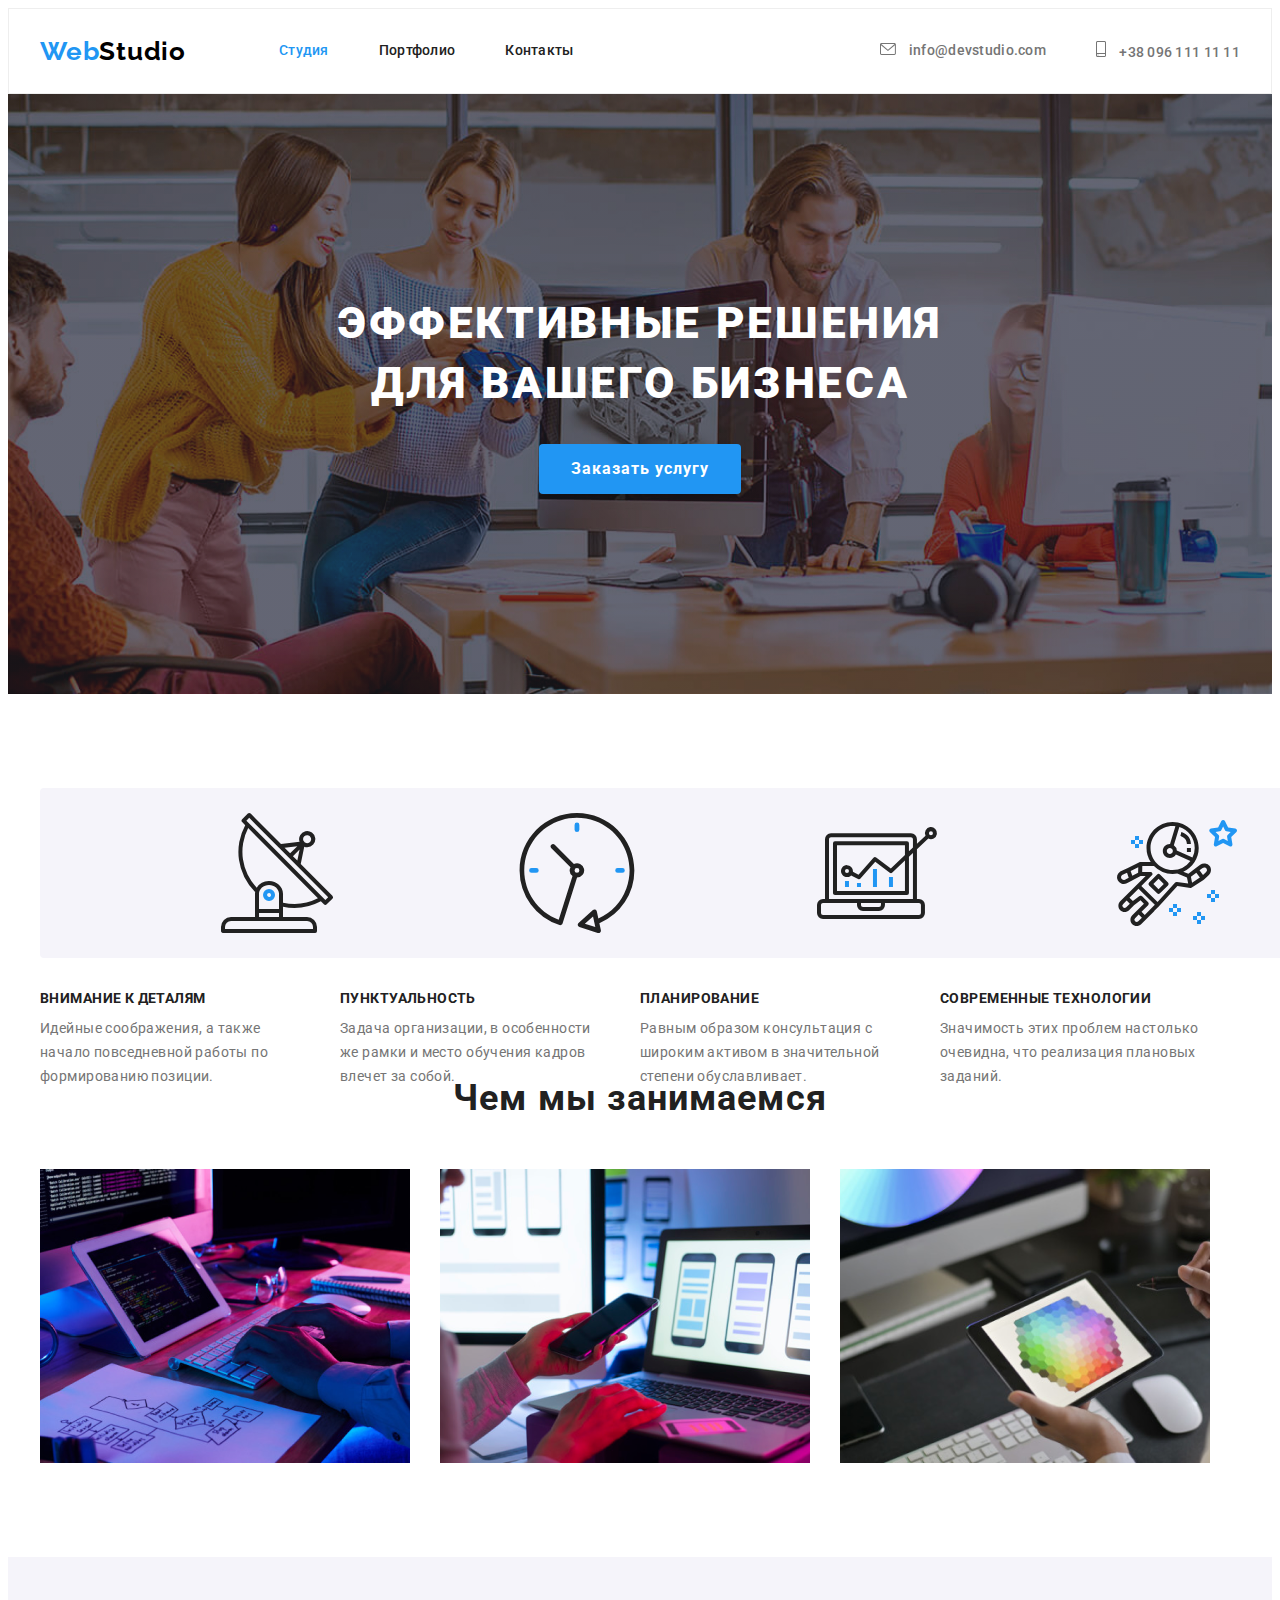
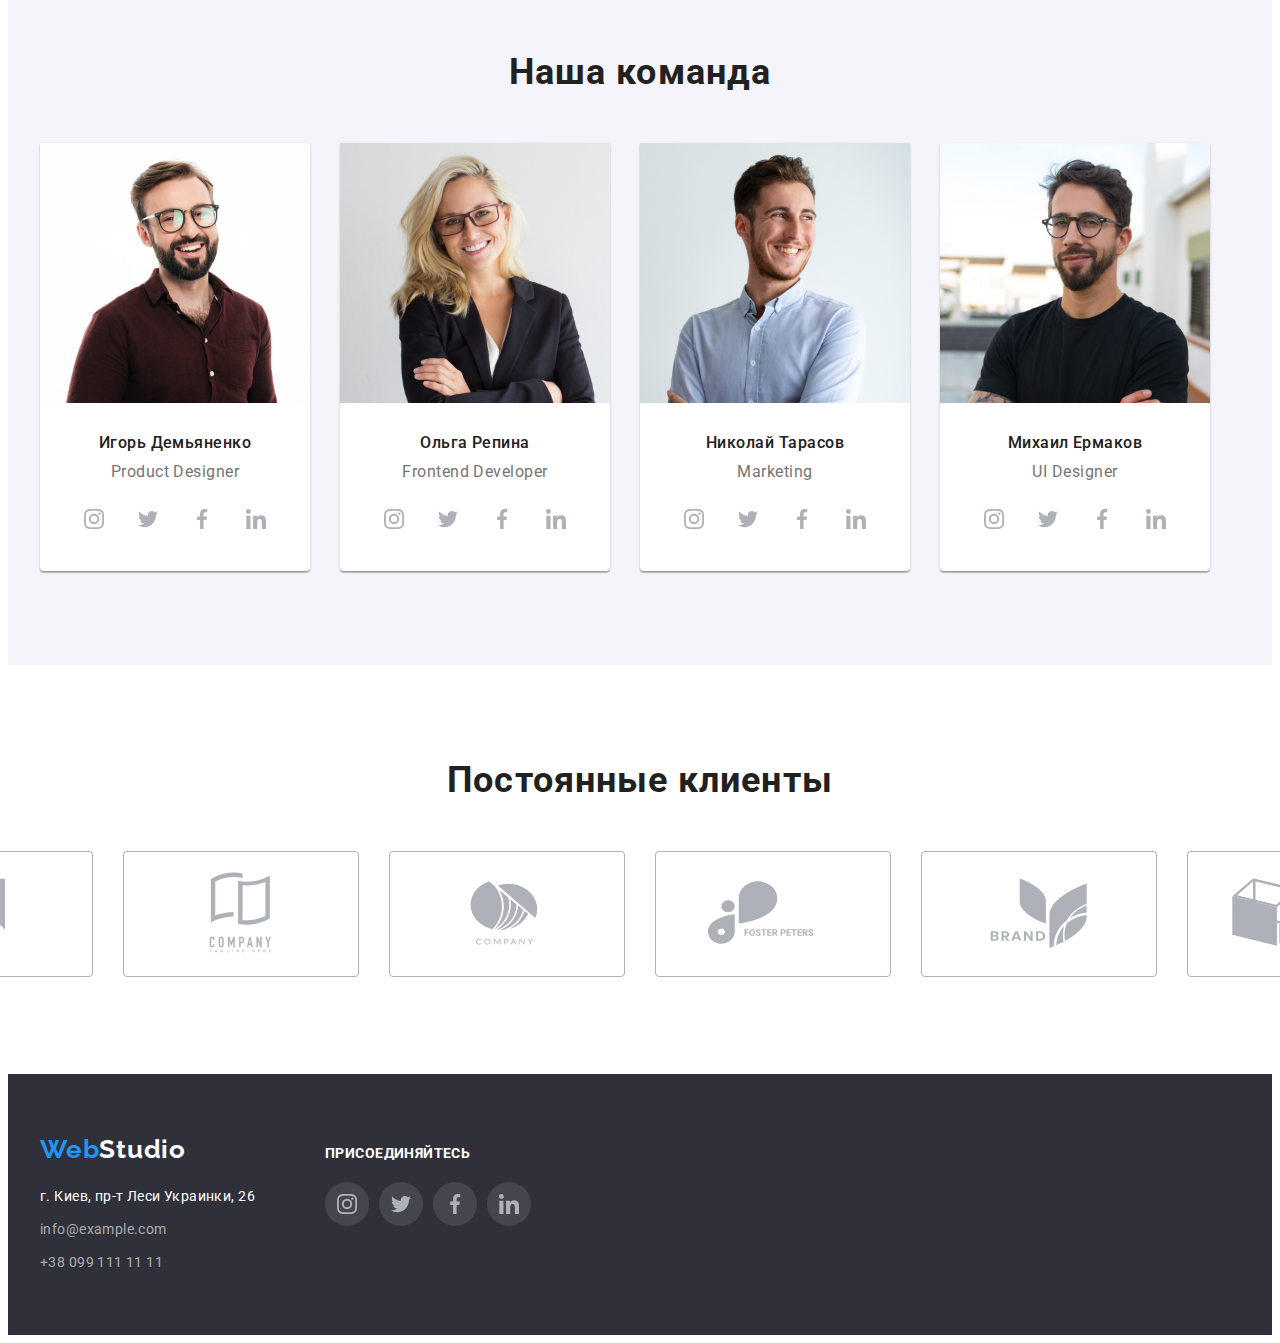
<file: index.html>
<!DOCTYPE html>
<html lang="ru">
<head>
    <meta charset="UTF-8">
    <meta http-equiv="X-UA-Compatible" content="IE=edge">
    <meta name="viewport" content="width=device-width, initial-scale=1.0">
    <title>Студия</title>
    <link rel="preconnect" href="https://fonts.googleapis.com">
    <link rel="preconnect" href="https://fonts.gstatic.com" crossorigin>
    <link href="https://fonts.googleapis.com/css2?family=Raleway:wght@700&family=Roboto:wght@400;500;700;900&display=swap"
        rel="stylesheet">
    <link rel="stylesheet" href="https://cdnjs.cloudflare.com/ajax/libs/modern-normalize/1.1.0/modern-normalize.min.css"
            integrity="sha512-wpPYUAdjBVSE4KJnH1VR1HeZfpl1ub8YT/NKx4PuQ5NmX2tKuGu6U/JRp5y+Y8XG2tV+wKQpNHVUX03MfMFn9Q=="
            crossorigin="anonymous" referrerpolicy="no-referrer" />
    <link rel="stylesheet" href="./css/styles.css">
</head>
<body>
    <!-- HEADER -->
    <header class="header">
       <div class="container header-container">
           <nav class="nav-header">
                <a class="link logo logo-header" href="./index.html" lang="en">
                <span class="logo-first-part">Web</span><span class="logo-second-part-theme-light">Studio</span>
                </a>
                <ul class="main-information-list list">
                    <li class="main-information-item">
                        <a class="main-information-link current link" href="./index.html">Студия</a>
                    </li>
                    <li class="main-information-item">
                        <a class="main-information-link link" href="./portfolio.html">Портфолио</a>
                    </li>
                    <li class="main-information-item">
                        <a class="main-information-link link" href="">Контакты</a>
                    </li>
                </ul>
            </nav>
            <ul class="contacts list">
                <li class="contact-item">
                    <a class="contact-mail contact-link link" href="mailto:info@devstudio.com">
                        <svg class="contact-icon" width="16" height="12">
                            <use href="./images/icons.svg#envelope">
                            </use>                       
                        </svg> 
                    info@devstudio.com 
                </a>
                </li>
                <li class="contact-item">
                    <a class="contact-number contact-link link" href="tel:+380961111111"> 
                        <svg class="contact-icon" width="10" height="16">
                            <use href="./images/icons.svg#smartphone">
                            </use>
                        </svg>
                        +38 096 111 11 11 </a>
                </li>
            </ul>
        </div>
    </header>
    <main>
        <!-- HERO -->
        <section class="hero">
            <div class="container">
                <h1 class="tittle"> Эффективные решения для вашего бизнеса </h1>
                <button class="modal-btn" type="button">Заказать услугу</button>
            </div>
        </section>
        <!-- ADVANTAGES -->
        <section class="section">
           <div class="container">
               <h2 class="visually-hidden"> Наши преимущества </h2>
            <ul class="advantages-list list">
                <li class="advantages-list-item">
                    <svg class="advantages-icons" width="270" height="120">
                        <use href="./images/icons.svg#antenna">
                        </use>
                    </svg>
                    <h3 class="advantages-item">Внимание к деталям</h3>
                    <p class="advantages-discription">Идейные соображения, а также начало повседневной работы по формированию
                        позиции.</p>
                </li>
                <li class="advantages-list-item">
                    <svg class="advantages-icons" width="270" height="120">
                        <use href="./images/icons.svg#clock">
                        </use>
                    </svg>
                    <h3 class="advantages-item">Пунктуальность</h3>
                    <p class="advantages-discription">Задача организации, в особенности же рамки и место обучения кадров влечет за
                        собой.</p>
                </li>
                <li class="advantages-list-item">
                    <svg class="advantages-icons" width="270" height="120">
                        <use href="./images/icons.svg#diagram">
                        </use>
                    </svg>
                    <h3 class="advantages-item">Планирование</h3>
                    <p class="advantages-discription">Равным образом консультация с широким активом в значительной степени
                        обуславливает.</p>
                </li>
                <li class="advantages-list-item">
                    <svg class="advantages-icons" width="270" height="120">
                        <use href="./images/icons.svg#astronaut">
                        </use>
                    </svg>
                    <h3 class="advantages-item">Современные технологии</h3>
                    <p class="advantages-discription">Значимость этих проблем настолько очевидна, что реализация плановых заданий.
                    </p>
                </li>
            </ul>
            </div>
            </section>
            <!-- ABOUT -->
            <section class="about section">
                <div class="container">
                    <h2 class="about-our-business">Чем мы занимаемся</h2>
                    <ul class="about-list list">
                        <li class="about-item"><img class="about-img" src="./images/business/business-img-1.png"
                                alt="сотрудник набирает текст" width="370" height="294">
                        </li>
                        <li class="about-item"><img class="about-img" src="./images/business/business-img-2.png"
                                alt="сотрудник выбирает макет" width="370" height="294">
                        </li>
                        <li class="about-item"><img class="about-img" src="./images/business/business-img-3.png"
                                alt="сотрудник выбирает цвет" width="370" height="294">
                        </li>
                    </ul>       
        </div>
        </section>
        <!-- EMPLOYEES -->
        <section class="employees section">
            <div class="container employees-container">
                <h2 class="our-employees">Наша команда</h2>
                <ul class="employees-list list">
                    <li class="employees-item">
                        <img class="employees-img" src="./images/employees/product_designer.jpg" alt="Игорь Демьяненко" width="270"
                            height="260">
                        <div class="employees-information">
                            <h3 class="employees-name">Игорь Демьяненко</h3>
                            <p class="employees-position" lang="en">Product Designer</p>
                            <ul class="socials-list list">
                                <li class="socials-item">
                                    <a class="socials-link link" href="" target="_blank" rel="noopener noreferrer" aria-label="иконка Instagram">
                                        <svg class="socials-icon" width="20" height="20">
                                            <use href="./images/icons.svg#instagram"></use>
                                        </svg>
                                    </a>
                                </li>
                                <li class="socials-item">
                                    <a class="socials-link link" href="" target="_blank" rel="noopener noreferrer" aria-label="иконка Twitter">
                                        <svg class="socials-icon" width="20" height="20">
                                            <use href="./images/icons.svg#twitter"></use>
                                        </svg>
                                    </a>
                                </li>
                                <li class="socials-item">
                                    <a class="socials-link link" href="" target="_blank" rel="noopener noreferrer" aria-label="иконка Facebook">
                                        <svg class="socials-icon" width="20" height="20">
                                            <use href="./images/icons.svg#facebook"></use>
                                        </svg>
                                    </a>
                                </li>
                                <li class="socials-item">
                                    <a class="socials-link link" href="" target="_blank" rel="noopener noreferrer" aria-label="иконка Linkedin">
                                        <svg class="socials-icon" width="20" height="20">
                                            <use href="./images/icons.svg#linkedin"></use>
                                        </svg>
                                    </a>
                                </li>
                            </ul>
                        </div>
                        
                    </li>
                    <li class="employees-item">
                        <img class="employees-img" src="./images/employees/frontend_developer.jpg" alt="Ольга Репина" width="270"
                            height="260">
                        <div class="employees-information">
                            <h3 class="employees-name">Ольга Репина</h3>
                            <p class="employees-position" lang="en">Frontend Developer</p>
                            <ul class="socials-list list">
                                <li class="socials-item">
                                    <a class="socials-link link" href="" target="_blank" rel="noopener noreferrer" aria-label="иконка Instagram">
                                        <svg class="socials-icon" width="20" height="20">
                                            <use href="./images/icons.svg#instagram"></use>
                                        </svg>
                                    </a>
                                </li>
                                <li class="socials-item">
                                    <a class="socials-link link" href="" target="_blank" rel="noopener noreferrer" aria-label="иконка Twitter">
                                        <svg class="socials-icon" width="20" height="20">
                                            <use href="./images/icons.svg#twitter"></use>
                                        </svg>
                                    </a>
                                </li>
                                <li class="socials-item">
                                    <a class="socials-link link" href="" target="_blank" rel="noopener noreferrer" aria-label="иконка Facebook">
                                        <svg class="socials-icon" width="20" height="20">
                                            <use href="./images/icons.svg#facebook"></use>
                                        </svg>
                                    </a>
                                </li>
                                <li class="socials-item">
                                    <a class="socials-link link" href="" target="_blank" rel="noopener noreferrer" aria-label="иконка Linkedin">
                                        <svg class="socials-icon" width="20" height="20">
                                            <use href="./images/icons.svg#linkedin"></use>
                                        </svg>
                                    </a>
                                </li>
                            </ul>
                        </div>
                        
                    </li>
                    <li class="employees-item">
                        <img class="employees-img" src="./images/employees/marketing.jpg" alt="Николай Тарасов" width="270"
                            height="260">
                        <div class="employees-information">
                            <h3 class="employees-name">Николай Тарасов</h3>
                            <p class="employees-position" lang="en">Marketing</p>
                            <ul class="socials-list list">
                                <li class="socials-item">
                                    <a class="socials-link link" href="" target="_blank" rel="noopener noreferrer" aria-label="иконка Instagram">
                                        <svg class="socials-icon" width="20" height="20">
                                            <use href="./images/icons.svg#instagram"></use>
                                        </svg>
                                    </a>
                                </li>
                                <li class="socials-item">
                                    <a class="socials-link link" href="" target="_blank" rel="noopener noreferrer" aria-label="иконка Twitter">
                                        <svg class="socials-icon" width="20" height="20">
                                            <use href="./images/icons.svg#twitter"></use>
                                        </svg>
                                    </a>
                                </li>
                                <li class="socials-item">
                                    <a class="socials-link link" href="" target="_blank" rel="noopener noreferrer" aria-label="иконка Facebook">
                                        <svg class="socials-icon" width="20" height="20">
                                            <use href="./images/icons.svg#facebook"></use>
                                        </svg>
                                    </a>
                                </li>
                                <li class="socials-item">
                                    <a class="socials-link link" href="" target="_blank" rel="noopener noreferrer" aria-label="иконка Linkedin">
                                        <svg class="socials-icon" width="20" height="20">
                                            <use href="./images/icons.svg#linkedin"></use>
                                        </svg>
                                    </a>
                                </li>
                            </ul>
                        </div>
                        
                    </li>
                    <li class="employees-item">
                        <img class="employees-img" src="./images/employees/uI_designer.jpg" alt="Михаил Ермаков" width="270"
                            height="260">
                        <div class="employees-information">
                            <h3 class="employees-name">Михаил Ермаков</h3>
                            <p class="employees-position" lang="en">UI Designer</p>
                            <ul class="socials-list list">
                                <li class="socials-item">
                                    <a class="socials-link link" href="" target="_blank" rel="noopener noreferrer" aria-label="иконка Instagram">
                                        <svg class="socials-icon" width="20" height="20">
                                            <use href="./images/icons.svg#instagram"></use>
                                        </svg>
                                    </a>
                                </li>
                                <li class="socials-item">
                                    <a class="socials-link link" href="" target="_blank" rel="noopener noreferrer" aria-label="иконка Twitter">
                                        <svg class="socials-icon" width="20" height="20">
                                            <use href="./images/icons.svg#twitter"></use>
                                        </svg>
                                    </a>
                                </li>
                                <li class="socials-item">
                                    <a class="socials-link link" href="" target="_blank" rel="noopener noreferrer" aria-label="иконка Facebook">
                                        <svg class="socials-icon" width="20" height="20">
                                            <use href="./images/icons.svg#facebook"></use>
                                        </svg>
                                    </a>
                                </li>
                                <li class="socials-item">
                                    <a class="socials-link link" href="" target="_blank" rel="noopener noreferrer" aria-label="иконка Linkedin">
                                        <svg class="socials-icon" width="20" height="20">
                                            <use href="./images/icons.svg#linkedin"></use>
                                        </svg>
                                    </a>
                                </li>
                            </ul>
                        </div>
                    </li>
                </ul>
            </div>
        </section>
        <section class="customers section">
            <div class="container">
                <h2 class="our-customers">Постоянные клиенты</h2>
                <ul class="list customers-list">
                    <li class="customers-item">
                        <svg class="customers-icons" width="170" height="92">
                            <use href="./images/icons.svg#logo-1">
                            </use>
                        </svg>
                    </li>
                    <li class="customers-item">
                        <svg class="customers-icons" width="170" height="92">
                            <use href="./images/icons.svg#logo-2">
                            </use>
                        </svg>
                    </li>
                    <li class="customers-item">
                        <svg class="customers-icons" width="170" height="92">
                            <use href="./images/icons.svg#logo-3">
                            </use>
                        </svg>
                    </li>
                    <li class="customers-item">
                        <svg class="customers-icons" width="170" height="92">
                            <use href="./images/icons.svg#logo-4">
                            </use>
                        </svg>
                    </li>
                    <li class="customers-item">
                        <svg class="customers-icons" width="170" height="92">
                            <use href="./images/icons.svg#logo-5">
                            </use>
                        </svg>
                    </li>
                    <li class="customers-item">
                        <svg class="customers-icons" width="170" height="92">
                            <use href="./images/icons.svg#logo-6">
                            </use>
                        </svg>
                    </li>
                </ul>

            </div>
        </section>
    </main>
    <!-- FOOTER -->
    <footer class="footer">
        <div class="container footer-container">
            <div class="footer-main">
                <a class="logo link" href="./index.html" lang="en">
                    <span class="logo-first-part">Web</span><span class="logo-second-part-theme-dark">Studio</span>
                </a>
                <address class="address">
                    <ul class="contact-info-list list">
                        <li class="contact-info-item"><a class="contact-info-link contact-info-link-address link"
                                href="https://goo.gl/maps/YMytQSWN1X3MKWsU9" target="_blank" rel="noopener noreferrer">
                                г. Киев, пр-т Леси Украинки, 26</a>
                        </li>
                        <li class="contact-info-item">
                            <a class="contact-info-link link" href="mailto:info@example.com">info@example.com </a>
                        </li>
                        <li class="contact-info-item">
                            <a class="contact-info-link link" href="tel:+380991111111"> +38 099 111 11 11 </a>
                        </li>
                    </ul>
                </address>
            </div>
            <div class="join">
                <h2 class="to-join">присоединяйтесь</h2>
                <ul class="socials-list list">
                    <li class="socials-item">
                        <a class="socials-link socials-link-dark-theme link" href="" target="_blank" rel="noopener noreferrer" aria-label="иконка Instagram">
                            <svg class="socials-icon" width="20" height="20">
                                <use href="./images/icons.svg#instagram"></use>
                            </svg>
                        </a>
                    </li>
                    <li class="socials-item">
                        <a class="socials-link socials-link-dark-theme link" href="" target="_blank" rel="noopener noreferrer" aria-label="иконка Twitter">
                            <svg class="socials-icon" width="20" height="20">
                                <use href="./images/icons.svg#twitter"></use>
                            </svg>
                        </a>
                    </li>
                    <li class="socials-item">
                        <a class="socials-link socials-link-dark-theme link" href="" target="_blank" rel="noopener noreferrer" aria-label="иконка Facebook">
                            <svg class="socials-icon" width="20" height="20">
                                <use href="./images/icons.svg#facebook"></use>
                            </svg>
                        </a>
                    </li>
                    <li class="socials-item">
                        <a class="socials-link socials-link-dark-theme link" href="" target="_blank" rel="noopener noreferrer" aria-label="иконка Linkedin">
                            <svg class="socials-icon" width="20" height="20">
                                <use href="./images/icons.svg#linkedin"></use>
                            </svg>
                        </a>
                    </li>
                </ul>
            </div>
        </div>
    </footer>
</body>
</html>
</file>
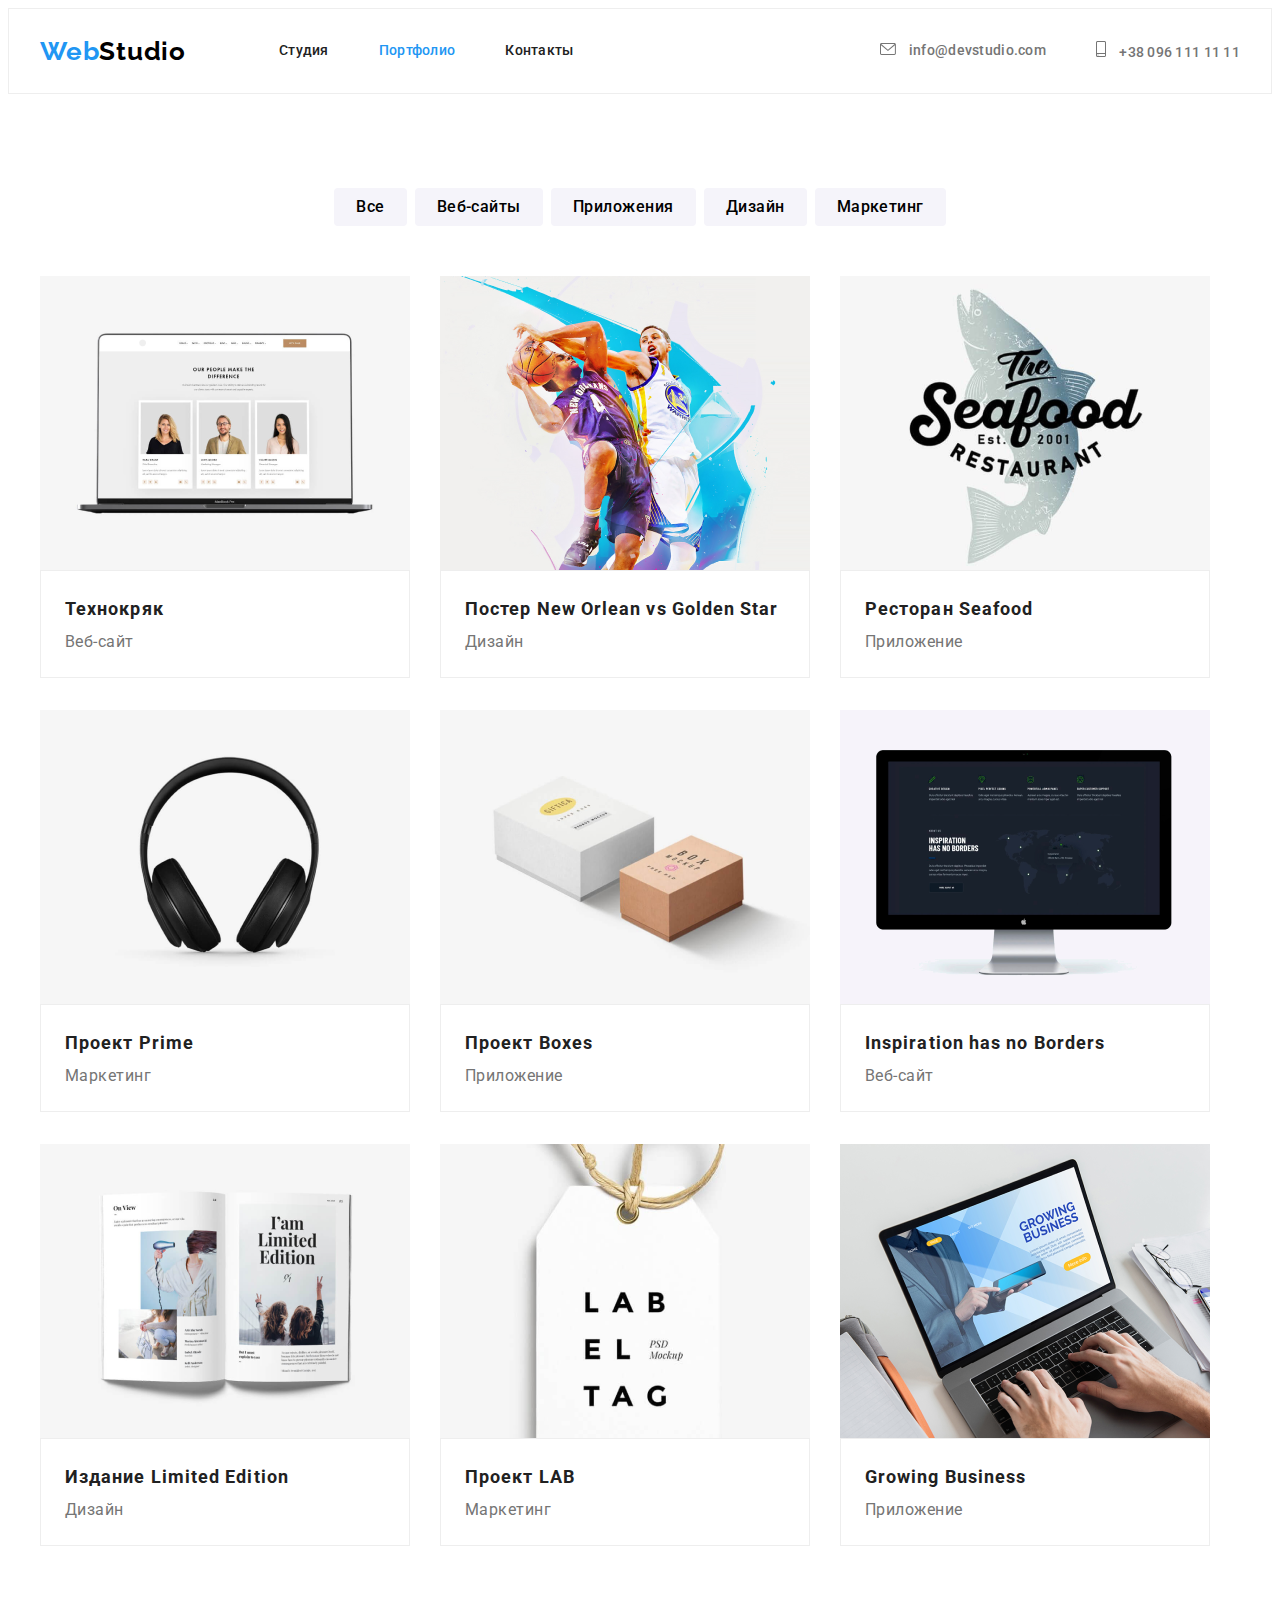
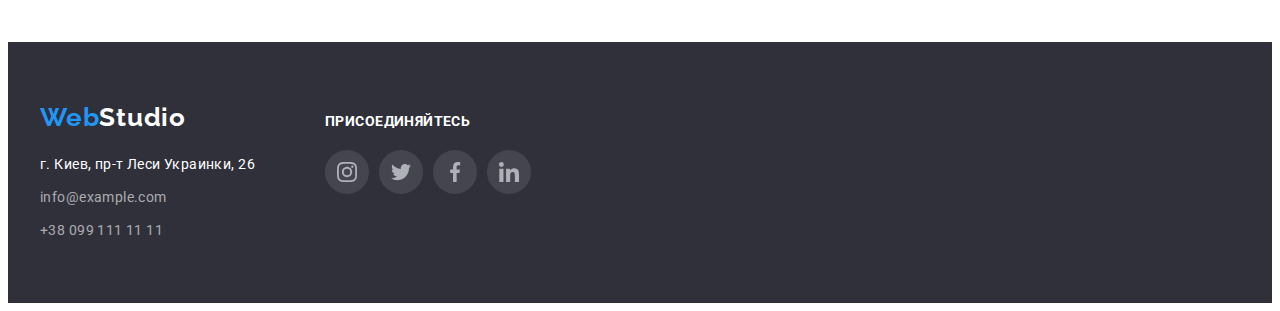
<file: portfolio.html>
<!DOCTYPE html>
<html lang="ru">
<head>
    <meta charset="UTF-8">
    <meta http-equiv="X-UA-Compatible" content="IE=edge">
    <meta name="viewport" content="width=device-width, initial-scale=1.0">
    <title>Портфолио</title>
    <link rel="preconnect" href="https://fonts.googleapis.com">
    <link rel="preconnect" href="https://fonts.gstatic.com" crossorigin>
    <link href="https://fonts.googleapis.com/css2?family=Raleway:wght@700&family=Roboto:wght@400;500;700;900&display=swap"
        rel="stylesheet">
    <link rel="stylesheet" href="https://cdnjs.cloudflare.com/ajax/libs/modern-normalize/1.1.0/modern-normalize.min.css"
        integrity="sha512-wpPYUAdjBVSE4KJnH1VR1HeZfpl1ub8YT/NKx4PuQ5NmX2tKuGu6U/JRp5y+Y8XG2tV+wKQpNHVUX03MfMFn9Q=="
        crossorigin="anonymous" referrerpolicy="no-referrer" />
    <link rel="stylesheet" href="./css/styles.css">
</head>
<body>
    <!-- HEADER -->
    <header class="header">
        <div class="container header-container">
            <nav class="nav-header">
                <a class="link logo logo-header" href="./index.html" lang="en">
                    <span class="logo-first-part">Web</span><span class="logo-second-part-theme-light">Studio</span>
                </a>
                <ul class="main-information-list list">
                    <li class="main-information-item">
                        <a class="main-information-link link" href="./index.html">Студия</a>
                    </li>
                    <li class="main-information-item">
                        <a class="main-information-link current link" href="./portfolio.html">Портфолио</a>
                    </li>
                    <li class="main-information-item">
                        <a class="main-information-link link" href="">Контакты</a>
                    </li>
                </ul>
            </nav>
            <ul class="contacts list">
                <li class="contact-item">
                    <a class="contact-mail contact-link link" href="mailto:info@devstudio.com">
                        <svg class="contact-icon" width="16" height="12">
                            <use href="./images/icons.svg#envelope">
                            </use>
                        </svg>
                        info@devstudio.com
                    </a>
                </li>
                <li class="contact-item">
                    <a class="contact-number contact-link link" href="tel:+380961111111">
                        <svg class="contact-icon" width="10" height="16">
                            <use href="./images/icons.svg#smartphone">
                            </use>
                        </svg>
                        +38 096 111 11 11 </a>
                </li>
            </ul>
        </div>
    </header>
    <main>
        <!-- PORTFOLIO -->
        <section class="section">
            <div class="container">
                <h1 class="visually-hidden">Портфолио</h1>               
                <ul class="list menu-list">
                    <li class="menu-item">
                        <button class="menu-item-btn" type="button">Все</button>
                    </li>
                    <li class="menu-item">
                        <button class="menu-item-btn" type="button">Веб-сайты</button>
                    <li class="menu-item">
                        <button class="menu-item-btn" type="button">Приложения</button>
                    </li>
                    <li class="menu-item">
                        <button class="menu-item-btn" type="button">Дизайн</button>
                    </li>
                    <li class="menu-item">
                        <button class="menu-item-btn" type="button">Маркетинг</button>
                    </li>
                </ul>                               
                <ul class="projects-list list">
                    <li class="projects-item">
                        <img class="project-img" src="./images/portfolio/project-1-img.png" alt="открытый веб-сайт на ноутбуке"
                                width="370" height="294">
                        <div class="projects-discription">
                            <h2 class="project-name">Технокряк</h2>
                            <p class="project-type">Веб-сайт</p>
                        </div>
                    </li>
                    <li class="projects-item">
                        <img class="project-img" src="./images/portfolio/project-2-img.png" alt="два баскетболиста играют"
                                width="370" height="294">
                        <div class="projects-discription">
                            <h2 class="project-name">Постер New Orlean vs Golden Star</h2>
                            <p class="project-type">Дизайн</p>
                        </div>
                    </li>
                    <li class="projects-item">
                        <img src="./images/portfolio/project-3-img.png" class="project-img" alt="эмблема ресторана Seafood"
                                width="370" height="294">
                        <div class="projects-discription">
                            <h2 class="project-name">Ресторан Seafood</h2>
                            <p class="project-type">Приложение</p>
                        </div>
                    </li>
                    <li class="projects-item">
                        <img class="project-img" src="./images/portfolio/project-4-img.png" alt="наушники" width="370" height="294">
                        <div class="projects-discription">
                            <h2 class="project-name">Проект Prime</h2>
                            <p class="project-type">Маркетинг</p>
                        </div>                           
                    </li>
                    <li class="projects-item">
                        <img class="project-img" src="./images/portfolio/project-5-img.png" alt="две коробки" width="370"
                                height="294">
                        <div class="projects-discription">
                            <h2 class="project-name">Проект Boxes</h2>
                            <p class="project-type">Приложение</p>
                        </div>                            
                    </li>
                    <li class="projects-item">
                        <img class="project-img" src="./images/portfolio/project-6-img.png" alt="открытый веб-сайт на мониторе"
                                width="370" height="294">
                        <div class="projects-discription">
                            <h2 class="project-name">Inspiration has no Borders</h2>
                            <p class="project-type">Веб-сайт</p>
                        </div>                           
                    </li>
                    <li class="projects-item">
                        <img class="project-img" src="./images/portfolio/project-7-img.png" alt="разворот журнала" width="370"
                                height="294">
                        <div class="projects-discription">
                            <h2 class="project-name">Издание Limited Edition</h2>
                            <p class="project-type">Дизайн</p>
                        </div>                            
                    </li>
                    <li class="projects-item">
                        <img class="project-img" src="./images/portfolio/project-8-img.png" alt="этикетка" width="370" height="294">
                        <div class="projects-discription">
                            <h2 class="project-name">Проект LAB</h2>
                            <p class="project-type">Маркетинг</p>
                        </div>                           
                    </li>
                    <li class="projects-item">
                        <img class="project-img" src="./images/portfolio/project-9-img.png" alt="открытое приложение на ноутбуке"
                                width="370" height="294">
                        <div class="projects-discription">
                            <h2 class="project-name">Growing Business</h2>
                            <p class="project-type">Приложение</p>
                        </div>                            
                    </li>
                </ul>                
            </div>
        </section>
    </main>
    <!-- FOOTER -->
    <footer class="footer">
        <div class="container footer-container">
            <div class="footer-main">
                <a class="logo link" href="./index.html" lang="en">
                    <span class="logo-first-part">Web</span><span class="logo-second-part-theme-dark">Studio</span>
                </a>
                <address class="address">
                    <ul class="contact-info-list list">
                        <li class="contact-info-item"><a class="contact-info-link contact-info-link-address link"
                                href="https://goo.gl/maps/YMytQSWN1X3MKWsU9" target="_blank" rel="noopener noreferrer">
                                г. Киев, пр-т Леси Украинки, 26</a>
                        </li>
                        <li class="contact-info-item">
                            <a class="contact-info-link link" href="mailto:info@example.com">info@example.com </a>
                        </li>
                        <li class="contact-info-item">
                            <a class="contact-info-link link" href="tel:+380991111111"> +38 099 111 11 11 </a>
                        </li>
                    </ul>
                </address>
            </div>
            <div class="join">
                <h2 class="to-join">присоединяйтесь</h2>
                <ul class="socials-list list">
                    <li class="socials-item">
                        <a class="socials-link socials-link-dark-theme link" href="" target="_blank" rel="noopener noreferrer"
                            aria-label="иконка Instagram">
                            <svg class="socials-icon" width="20" height="20">
                                <use href="./images/icons.svg#instagram"></use>
                            </svg>
                        </a>
                    </li>
                    <li class="socials-item">
                        <a class="socials-link socials-link-dark-theme link" href="" target="_blank" rel="noopener noreferrer"
                            aria-label="иконка Twitter">
                            <svg class="socials-icon" width="20" height="20">
                                <use href="./images/icons.svg#twitter"></use>
                            </svg>
                        </a>
                    </li>
                    <li class="socials-item">
                        <a class="socials-link socials-link-dark-theme link" href="" target="_blank" rel="noopener noreferrer"
                            aria-label="иконка Facebook">
                            <svg class="socials-icon" width="20" height="20">
                                <use href="./images/icons.svg#facebook"></use>
                            </svg>
                        </a>
                    </li>
                    <li class="socials-item">
                        <a class="socials-link socials-link-dark-theme link" href="" target="_blank" rel="noopener noreferrer"
                            aria-label="иконка Linkedin">
                            <svg class="socials-icon" width="20" height="20">
                                <use href="./images/icons.svg#linkedin"></use>
                            </svg>
                        </a>
                    </li>
                </ul>
            </div>
        </div>
    </footer>
</body>
</html>
</file>
<file: css/styles.css>
:root {
  --main-font-family: 'Roboto', sans-serif;
  --secondary-font-family: 'Raleway', sans-serif;
  --main-color: #212121;
  --main-color-theme-dark: #ffffff;
  --secondary-color: #757575;
  --color-logo-first-part: #2196f3;
  --color-logo-second-part-theme-light: #000000;
  --color-logo-second-part-theme-dark: #ffffff;
  --hover-focus-color: #2196f3;
  --button-background-hover-focus-color: #188ce8;
  --button-background-color: #2196f3;
  --address-color: rgba(255, 255, 255, 0.6);
  --button-background-color-portfolio: #f5f4fa;
  --main-background-color: #ffffff;
  --dark-background-color: #2F303A;
  --secondary-light-background: #F5F4FA;
}

body {
  font-family: var(--main-font-family);
  font-size: 14px;
  color: var(--main-color);
  background-color: var(--main-background-color);
}

h1,
h2,
h3,
h4,
h5,
h6,
p {
  margin: 0;
}

img {
  display: block;
  max-width: 100%; 
  height: auto;
}

ul {
padding: 0;
margin: 0;
}

.container {
  /*outline: solid red;*/


  width: 1200px;
  padding-left: 15px;
  padding-right: 15px;
  margin-left: auto;
  margin-right: auto;
}

.section{
  padding-top: 94px;
  padding-bottom: 94px;

}
.list {
  list-style: none;
}

.link {
  text-decoration: none;
}
.address {
  font-style: normal;
}
/* ================= COMPONENTS ================= */
.logo {
  font-family: var(--secondary-font-family);
  font-style: normal;
  font-weight: 700;
  font-size: 26px;
  line-height: 1.19;
  letter-spacing: 0.03em;
}

.logo-header{
margin-right: 93px;
}

.logo-first-part {
  color: var(--color-logo-first-part);
}
.logo-second-part-theme-light {
  color: var(--color-logo-second-part-theme-light);
}
.logo-second-part-theme-dark {
  color: var(--color-logo-second-part-theme-dark);
}
.visually-hidden {
  position: absolute;
  width: 1px;
  height: 1px;
  overflow: hidden;
  border: 0;
  padding: 0;
  clip: rect(0 0 0 0);
  clip-path: inset(50%);
  margin: -1px;
  white-space: nowrap;
}
/* ================= COMPONENTS ================= */

/* ================= HEADER ================= */

.main-information-link {
  font-weight: 500;
  line-height: 1.14;
  letter-spacing: 0.02em;
  color: var(--main-color);

  display: block;
  padding-top: 32px;
  padding-bottom: 32px;
}

.main-information-item{
  margin-right: 50px;
}
.main-information-item:last-child {
  margin-right: 0;
}
.main-information-link:hover,
.main-information-link:focus {
  color: var(--hover-focus-color);
}

.nav-header{
  display: flex;
  align-items: center;
}

.main-information-list{
  display: flex;
  align-items: center;
}

.main-information-list .current{
  color: var(--hover-focus-color);
}
.contact-link {
  font-weight: 500;
  line-height: 1.14;
  letter-spacing: 0.02em;
  color: var(--secondary-color);

  display: block;
  padding-top: 32px;
  padding-bottom: 32px;
}
.contact-mail:hover,
.contact-mail:focus {
  color: var(--hover-focus-color);
}

.contacts{
  display: flex;
  align-items: center;
  margin-left: auto;
}

.contact-item{
  margin-right: 50px;
}

.contact-item:last-child {
  margin-right: 0;
}

.header-container{
display: flex;
align-items: center;
}
.header{
  border: 1px solid #EEEEEE;
}

.contact-icon{
  fill: currentColor;
  margin-right: 10px;
}

/* ================= HEADER ================= */

/* ================= HERO ================= */
.hero{
  background-color: var(--dark-background-color);
  padding-top: 200px;
  padding-bottom: 200px;

  background-image: linear-gradient(rgba(47, 48, 58, 0.4), rgba(47, 48, 58, 0.4)), url(../images/hero/background.img.jpg);
  background-repeat: no-repeat;
  max-width: 1600px;
  background-position: center;
}
  


.tittle {
  font-weight: 900;
  font-size: 44px;
  line-height: 1.36;
  text-align: center;
  letter-spacing: 0.06em;
  text-transform: uppercase;
  color: var(--main-color-theme-dark);

  width: 643px;
  margin-left: auto;
  margin-right: auto;
  margin-bottom: 30px;
}
.modal-btn {
  font-family:inherit;
  font-weight: 700;
  font-size: 16px;
  line-height: 1.88;
  display: flex;
  align-items: center;
  text-align: center;
  letter-spacing: 0.06em;
  cursor: pointer;
  color: var(--main-color-theme-dark);
  background-color: var(--button-background-color);

  max-width: 250px;
  min-width: 200px;
  min-height: 50px;
  border-radius: 4px;
  box-shadow: 0px 4px 4px rgba(0, 0, 0, 0.15);
  margin-left: auto;
  margin-right: auto;
  border: 0;
  padding: 10px 32px;
  
}

.modal-btn:hover,
.modal-btn:focus {
  background-color: var(--button-background-hover-focus-color);
  color: var(--main-color-theme-dark);
  border-radius: 0;
}


/* ================= HERO ================= */

/* ================= ADVANTAGES ================= */

.advantages-list{
  display: flex;
  align-items: center;
}

.advantages-list-item{
  margin-right: 30px;
  height: 101px;
  width: 270px;
}
.advantages-list-item:last-child {
  margin-right: 0;
}

.advantages-item {
  font-size: 14px;
  font-weight: 700;
  line-height: 1.14;
  letter-spacing: 0.03em;
  text-transform: uppercase;
  margin-bottom: 10px;
}
.advantages-discription {
  line-height: 1.71;
  letter-spacing: 0.03em;
  color: var(--secondary-color);
}
.advantages-icons{
  margin-bottom: 30px;
  background: #F5F4FA;
  border-radius: 4px;
  padding-top: 25px;
  padding-bottom: 25px;
  padding-right: 102px;
  padding-left: 102px;

}
/* ================= ADVANTAGES ================= */

/* ================= ABOUT ================= */

.about-list{
display: flex;
align-items: center;
}

.about-item{
  margin-right: 30px;
}

.about-item:last-child {
  margin-right: 0;
}

.about-our-business {
  font-weight: 700;
  font-size: 36px;
  line-height: 1.17;
  text-align: center;
  letter-spacing: 0.03em;

  margin-bottom: 50px;
}

/* ================= ABOUT ================= */

/* ================= EMPLOYEES ================= */
.employees{
  background-color: var(--secondary-light-background);
}

.employees-item{
  background-color: var(--main-background-color);
  width: 270px;
  margin-right: 30px;
  box-shadow: 0px 1px 3px rgba(0, 0, 0, 0.12), 0px 1px 1px rgba(0, 0, 0, 0.14), 0px 2px 1px rgba(0, 0, 0, 0.2);
  border-radius: 0px 0px 4px 4px;
}
.employees-item:last-child {
margin-right: 0;
}
.our-employees {
  font-weight: 700;
  font-size: 36px;
  line-height: 1.17;
  text-align: center;
  letter-spacing: 0.03em;

  margin-bottom: 50px;
}
.employees-name {
  font-weight: 500;
  font-size: 16px;
  line-height: 1.19;
  text-align: center;
  letter-spacing: 0.03em;
  margin-bottom: 10px;
}
.employees-position {
  font-size: 16px;
  line-height: 1.19;
  text-align: center;
  letter-spacing: 0.03em;
  color: var(--secondary-color);
}

.employees-list{
  display: flex;
  align-items: center;
}

.employees-information{
  padding-top: 30px;
  padding-bottom: 30px;
}

.socials-list {
  display: flex;
  justify-content: center;
  align-items: center;
  margin-top: 16px;
}

.socials-item:not(:last-child) {
  margin-right: 10px;
}

.socials-link {
  display: flex;
  align-items: center;
  justify-content: center;

  width: 44px;
  height: 44px;

  color:#AFB1B8;

  border-radius: 50%;
}

.socials-link:hover,
.socials-link:focus {
  color: var(--main-color-theme-dark);
  background-color: var(--hover-focus-color);
}

.socials-icon {
  fill: currentColor;
}
  
/* ================= EMPLOYEES ================= */

/* ================= CUSTOMERS ================= */
.our-customers{
font-style: normal;
font-weight: 700;
font-size: 36px;
line-height: 1.17;
text-align: center;
letter-spacing: 0.03em;

margin-bottom: 50px;
}
.customers-list{
display: flex;
align-items: center;
justify-content: center;
}
 
.customers-icons{
  fill: #AFB1B8;

  padding-top: 16px;
  padding-right: 32px;
  padding-bottom: 16px;
  padding-left: 32px;

  border: 1px solid #AFB1B8;
  border-radius: 4px;
}

.customers-icons:hover,
.customers-icons:focus {
  fill: var(--hover-focus-color);
  border-color: var(--hover-focus-color);
}

.customers-item{
  margin-right: 30px;
}
.customers-item:last-child {
  margin-right: 0;
}
  

/* ================= CUSTOMERS ================= */

/* ================= FOOTER ================= */
.footer{
  background-color: var(--dark-background-color);
  /*height: 252px;*/
  padding-top: 60px;
  padding-bottom: 60px;
}

.footer-container{
display: flex;
align-items:baseline
}

.address{
  margin-top: 20px;
}

.contact-info-item{
  margin-bottom: 9px;
}

.contact-info-item:last-child {
  margin-bottom: 0;
}

.contact-info-link {
  line-height: 1.71;
  letter-spacing: 0.03em;
  color: var(--address-color);
}
.contact-info-link-address {
  color: var(--main-color-theme-dark);
}
.contact-info-link:hover,
.contact-info-link:focus {
  color: var(--hover-focus-color);
}

.to-join{
  font-weight: 700;
  font-size: 14px;
  line-height: 1.14;
  letter-spacing: 0.03em;
  text-transform: uppercase;
  color: var(--main-color-theme-dark);

  margin-bottom: 20px;
}

.socials-link-dark-theme{
background-color: rgba(255, 255, 255, 0.1);;
}

.footer-main {
  margin-right: 70px;
}
/* ================= FOOTER ================= */

/* ================= PORTFOLIO ================= */
.menu-item-btn {
  font-family:inherit;
  font-weight: 500;
  font-size: 16px;
  line-height: 1.63;
  text-align: center;
  letter-spacing: 0.03em;
  cursor: pointer;
  background: var(--button-background-color-portfolio);
  border-radius: 4px;
  border: 0;
  padding: 6px 22px;
}

.menu-item-btn:hover,
.menu-item-btn:focus {
  background-color: var(--button-background-color);
  color: var(--main-color-theme-dark);
  box-shadow: 0px 3px 1px rgba(0, 0, 0, 0.1), 0px 1px 2px rgba(0, 0, 0, 0.08), 0px 2px 2px rgba(0, 0, 0, 0.12);
  border-radius: 4px;
  border: 0;
}
.project-name {
  font-weight: 700;
  font-size: 18px;
  line-height: 2;
  letter-spacing: 0.06em;
}

.project-type {
  font-size: 16px;
  line-height: 1.88;
  letter-spacing: 0.03em;
  color: var(--secondary-color);
}

.menu-list{
  display: flex;
  justify-content: center;
  margin-bottom: 50px;
}

.menu-item{
margin-right: 8px;
}

.menu-item:last-child {
  margin-right: 0;
}

.projects-list{
  display: flex;
  flex-wrap: wrap;
}
.projects-item{
  height: 404px;
  width: 370px;
  margin-right: 30px;
  margin-top: 30px;
}

.projects-item:hover,
.projects-item:focus {
  box-shadow: 0px 1px 1px rgba(0, 0, 0, 0.12), 0px 4px 4px rgba(0, 0, 0, 0.06), 1px 4px 6px rgba(0, 0, 0, 0.16);
}

.projects-discription{
border: 1px solid #EEEEEE;
padding-top: 20px;
padding-bottom: 20px;
padding-left: 24px;
padding-right: 24px;

}
.projects-item:nth-child(3n) {
  margin-right: 0;
}
.projects-item:nth-child(-n+3){
  margin-top: 0;
}

/* ================= PORTFOLIO ================= */
</file>
